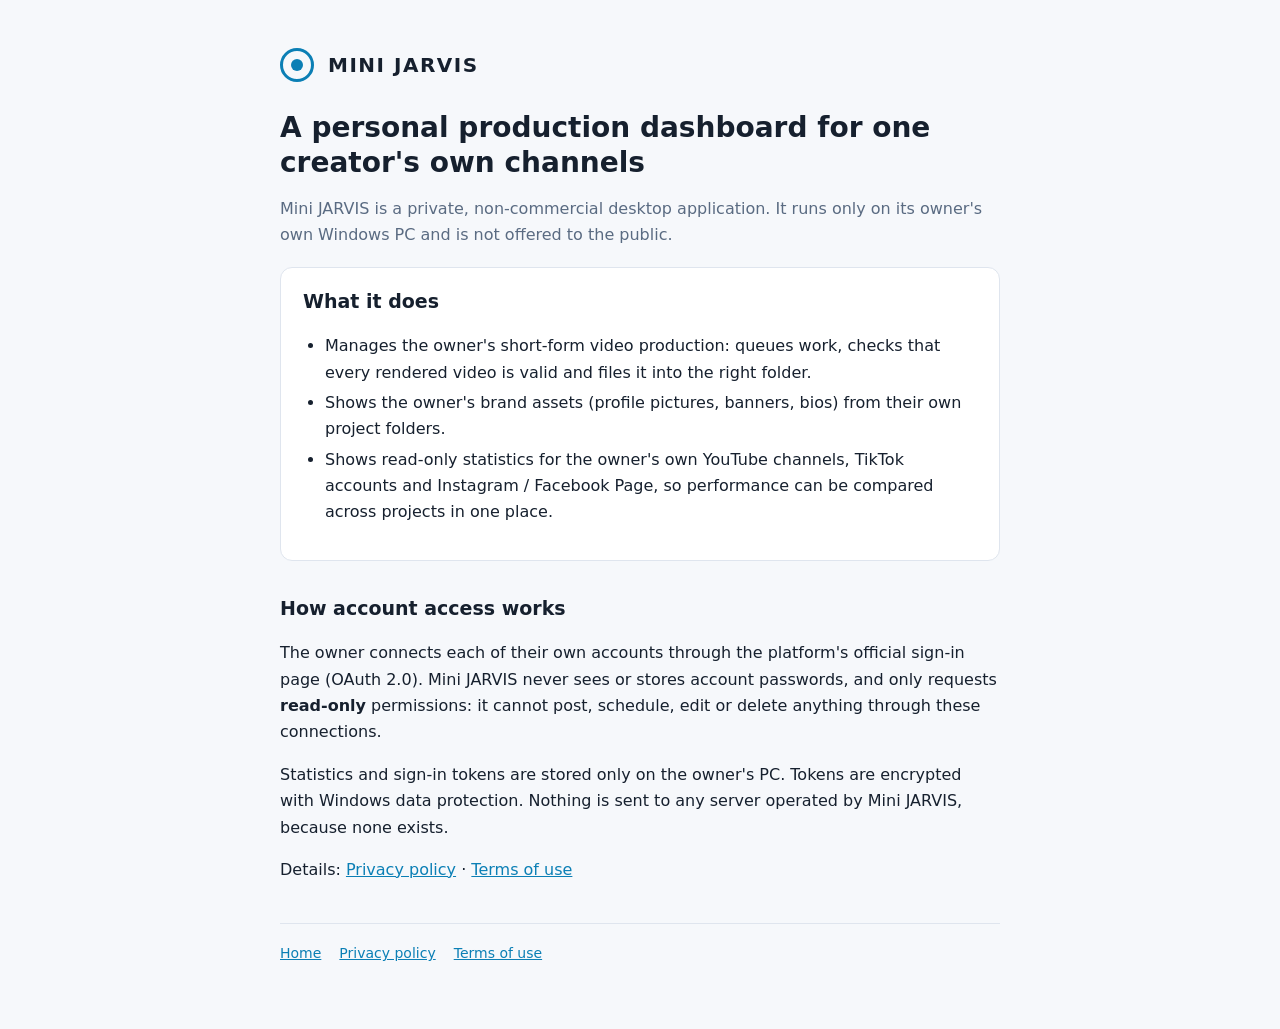
<file: index.html>
<!doctype html>
<html lang="en">
<head>
<meta charset="utf-8">
<meta name="viewport" content="width=device-width, initial-scale=1">
<title>Mini JARVIS</title>
<meta name="description" content="Mini JARVIS is a personal desktop tool that manages its owner's own short-form video production and reads statistics for their own social media accounts.">
<link rel="stylesheet" href="style.css">
</head>
<body>
<main>
  <header><span class="ring"></span><b>MINI JARVIS</b></header>

  <h1>A personal production dashboard for one creator's own channels</h1>
  <p class="muted">Mini JARVIS is a private, non-commercial desktop application. It runs only on its owner's own Windows PC
    and is not offered to the public.</p>

  <div class="card">
    <h2 style="margin-top:0">What it does</h2>
    <ul>
      <li>Manages the owner's short-form video production: queues work, checks that every rendered video is valid and
        files it into the right folder.</li>
      <li>Shows the owner's brand assets (profile pictures, banners, bios) from their own project folders.</li>
      <li>Shows read-only statistics for the owner's own YouTube channels, TikTok accounts and Instagram / Facebook
        Page, so performance can be compared across projects in one place.</li>
    </ul>
  </div>

  <h2>How account access works</h2>
  <p>The owner connects each of their own accounts through the platform's official sign-in page (OAuth 2.0). Mini JARVIS
    never sees or stores account passwords, and only requests <b>read-only</b> permissions: it cannot post, schedule,
    edit or delete anything through these connections.</p>
  <p>Statistics and sign-in tokens are stored only on the owner's PC. Tokens are encrypted with Windows data protection.
    Nothing is sent to any server operated by Mini JARVIS, because none exists.</p>
  <p>Details: <a href="privacy.html">Privacy policy</a> · <a href="terms.html">Terms of use</a></p>

  <nav>
    <a href="index.html">Home</a>
    <a href="privacy.html">Privacy policy</a>
    <a href="terms.html">Terms of use</a>
  </nav>
</main>
</body>
</html>
</file>
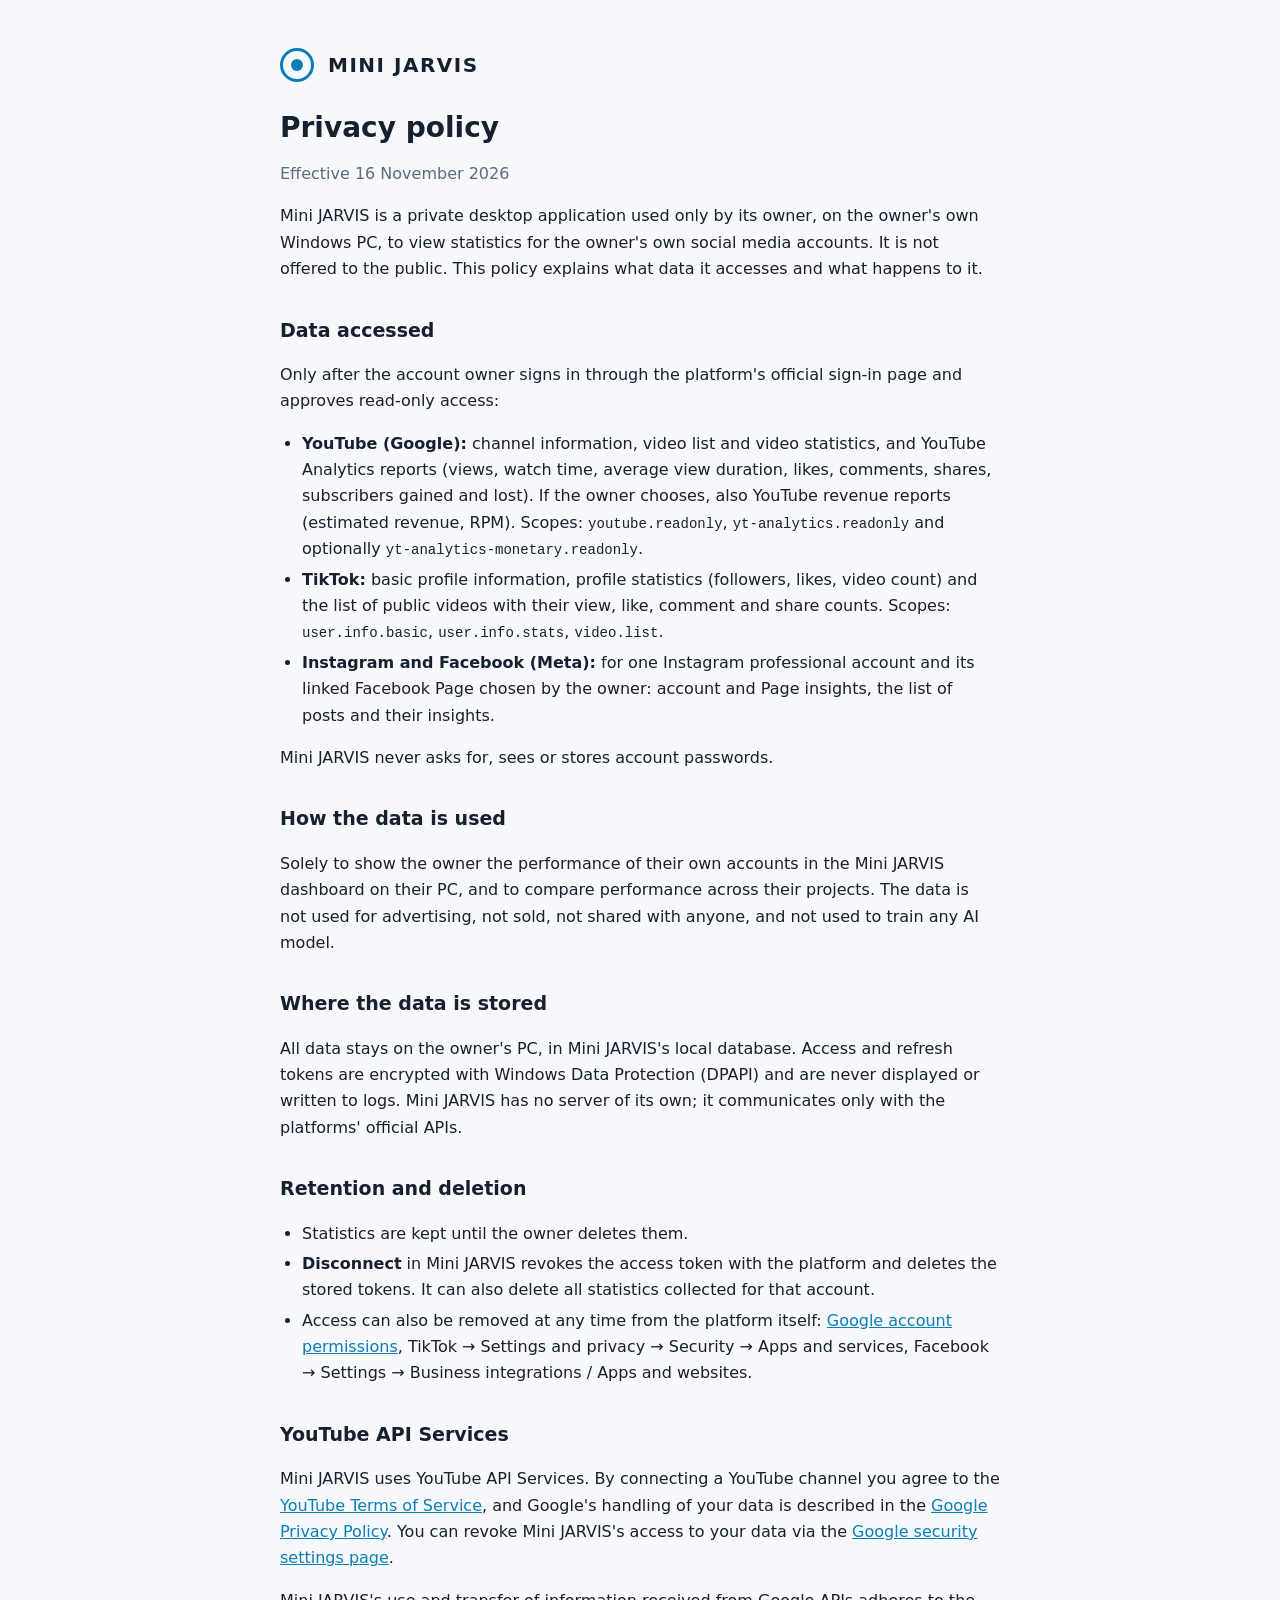
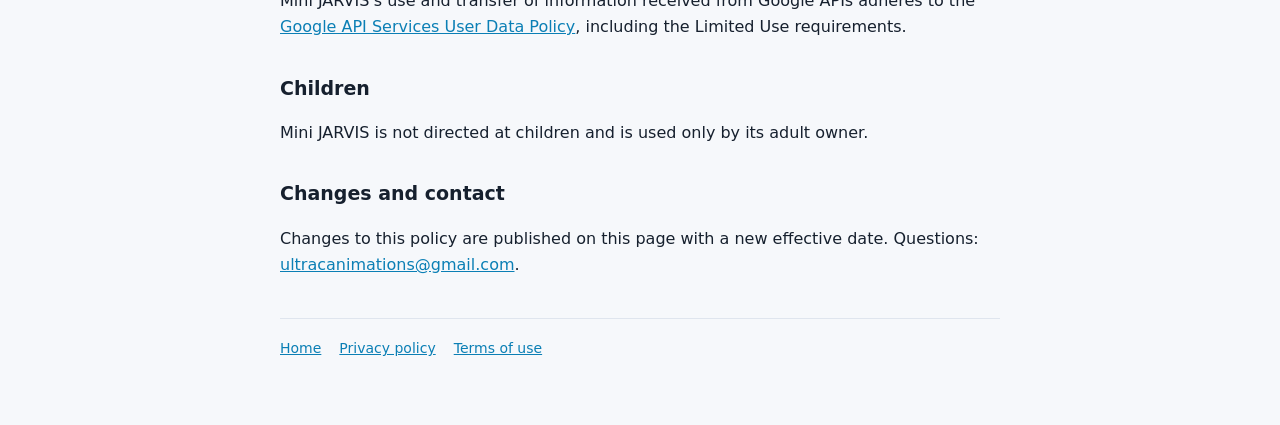
<file: privacy.html>
<!doctype html>
<html lang="en">
<head>
<meta charset="utf-8">
<meta name="viewport" content="width=device-width, initial-scale=1">
<title>Privacy Policy · Mini JARVIS</title>
<link rel="stylesheet" href="style.css">
</head>
<body>
<main>
  <header><span class="ring"></span><b>MINI JARVIS</b></header>

  <h1>Privacy policy</h1>
  <p class="muted">Effective 16 November 2026</p>

  <p>Mini JARVIS is a private desktop application used only by its owner, on the owner's own Windows PC, to view
    statistics for the owner's own social media accounts. It is not offered to the public. This policy explains what
    data it accesses and what happens to it.</p>

  <h2>Data accessed</h2>
  <p>Only after the account owner signs in through the platform's official sign-in page and approves read-only access:</p>
  <ul>
    <li><b>YouTube (Google):</b> channel information, video list and video statistics, and YouTube Analytics reports
      (views, watch time, average view duration, likes, comments, shares, subscribers gained and lost). If the owner
      chooses, also YouTube revenue reports (estimated revenue, RPM). Scopes: <code>youtube.readonly</code>,
      <code>yt-analytics.readonly</code> and optionally <code>yt-analytics-monetary.readonly</code>.</li>
    <li><b>TikTok:</b> basic profile information, profile statistics (followers, likes, video count) and the list of
      public videos with their view, like, comment and share counts. Scopes: <code>user.info.basic</code>,
      <code>user.info.stats</code>, <code>video.list</code>.</li>
    <li><b>Instagram and Facebook (Meta):</b> for one Instagram professional account and its linked Facebook Page
      chosen by the owner: account and Page insights, the list of posts and their insights.</li>
  </ul>
  <p>Mini JARVIS never asks for, sees or stores account passwords.</p>

  <h2>How the data is used</h2>
  <p>Solely to show the owner the performance of their own accounts in the Mini JARVIS dashboard on their PC, and to
    compare performance across their projects. The data is not used for advertising, not sold, not shared with anyone,
    and not used to train any AI model.</p>

  <h2>Where the data is stored</h2>
  <p>All data stays on the owner's PC, in Mini JARVIS's local database. Access and refresh tokens are encrypted with
    Windows Data Protection (DPAPI) and are never displayed or written to logs. Mini JARVIS has no server of its own; it
    communicates only with the platforms' official APIs.</p>

  <h2>Retention and deletion</h2>
  <ul>
    <li>Statistics are kept until the owner deletes them.</li>
    <li><b>Disconnect</b> in Mini JARVIS revokes the access token with the platform and deletes the stored tokens. It can
      also delete all statistics collected for that account.</li>
    <li>Access can also be removed at any time from the platform itself:
      <a href="https://myaccount.google.com/permissions">Google account permissions</a>,
      TikTok → Settings and privacy → Security → Apps and services,
      Facebook → Settings → Business integrations / Apps and websites.</li>
  </ul>

  <h2>YouTube API Services</h2>
  <p>Mini JARVIS uses YouTube API Services. By connecting a YouTube channel you agree to the
    <a href="https://www.youtube.com/t/terms">YouTube Terms of Service</a>, and Google's handling of your data is
    described in the <a href="https://policies.google.com/privacy">Google Privacy Policy</a>. You can revoke Mini JARVIS's
    access to your data via the <a href="https://security.google.com/settings/security/permissions">Google security
    settings page</a>.</p>
  <p>Mini JARVIS's use and transfer of information received from Google APIs adheres to the
    <a href="https://developers.google.com/terms/api-services-user-data-policy">Google API Services User Data Policy</a>,
    including the Limited Use requirements.</p>

  <h2>Children</h2>
  <p>Mini JARVIS is not directed at children and is used only by its adult owner.</p>

  <h2>Changes and contact</h2>
  <p>Changes to this policy are published on this page with a new effective date. Questions:
    <a href="mailto:ultracanimations@gmail.com">ultracanimations@gmail.com</a>.</p>

  <nav>
    <a href="index.html">Home</a>
    <a href="privacy.html">Privacy policy</a>
    <a href="terms.html">Terms of use</a>
  </nav>
</main>
</body>
</html>
</file>
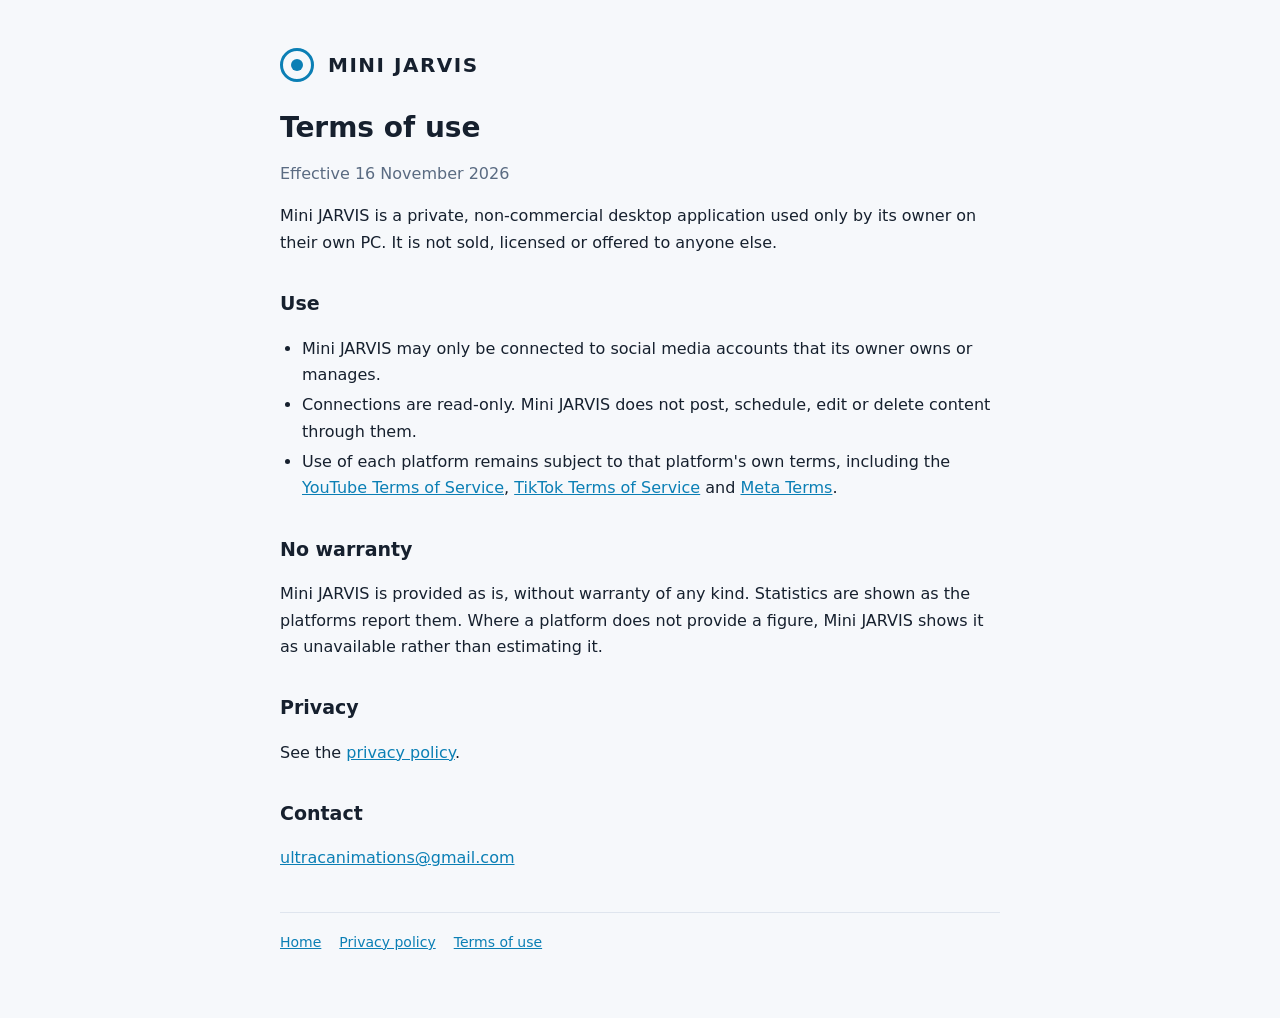
<file: terms.html>
<!doctype html>
<html lang="en">
<head>
<meta charset="utf-8">
<meta name="viewport" content="width=device-width, initial-scale=1">
<title>Terms of Use · Mini JARVIS</title>
<link rel="stylesheet" href="style.css">
</head>
<body>
<main>
  <header><span class="ring"></span><b>MINI JARVIS</b></header>

  <h1>Terms of use</h1>
  <p class="muted">Effective 16 November 2026</p>

  <p>Mini JARVIS is a private, non-commercial desktop application used only by its owner on their own PC. It is not
    sold, licensed or offered to anyone else.</p>

  <h2>Use</h2>
  <ul>
    <li>Mini JARVIS may only be connected to social media accounts that its owner owns or manages.</li>
    <li>Connections are read-only. Mini JARVIS does not post, schedule, edit or delete content through them.</li>
    <li>Use of each platform remains subject to that platform's own terms, including the
      <a href="https://www.youtube.com/t/terms">YouTube Terms of Service</a>,
      <a href="https://www.tiktok.com/legal/terms-of-service">TikTok Terms of Service</a> and
      <a href="https://www.facebook.com/terms.php">Meta Terms</a>.</li>
  </ul>

  <h2>No warranty</h2>
  <p>Mini JARVIS is provided as is, without warranty of any kind. Statistics are shown as the platforms report them.
    Where a platform does not provide a figure, Mini JARVIS shows it as unavailable rather than estimating it.</p>

  <h2>Privacy</h2>
  <p>See the <a href="privacy.html">privacy policy</a>.</p>

  <h2>Contact</h2>
  <p><a href="mailto:ultracanimations@gmail.com">ultracanimations@gmail.com</a></p>

  <nav>
    <a href="index.html">Home</a>
    <a href="privacy.html">Privacy policy</a>
    <a href="terms.html">Terms of use</a>
  </nav>
</main>
</body>
</html>
</file>
<file: style.css>
:root {
  --bg: #f6f8fb; --panel: #ffffff; --text: #16202e; --muted: #5a6b82; --line: #dfe5ee; --accent: #0b7fb5;
}
@media (prefers-color-scheme: dark) {
  :root { --bg: #070b12; --panel: #0d1420; --text: #d9e5f5; --muted: #8b9cb4; --line: #1c2a40; --accent: #36c8ff; }
}
* { box-sizing: border-box; }
body { margin: 0; background: var(--bg); color: var(--text); font: 16px/1.65 "Segoe UI", system-ui, -apple-system, sans-serif; }
main { max-width: 760px; margin: 0 auto; padding: 48px 20px 64px; }
header { display: flex; align-items: center; gap: 14px; margin-bottom: 28px; }
.ring { width: 34px; height: 34px; border-radius: 50%; border: 3px solid var(--accent); position: relative; flex: none; }
.ring::after { content: ""; position: absolute; inset: 8px; border-radius: 50%; background: var(--accent); }
header b { font-size: 20px; letter-spacing: 1.5px; }
h1 { font-size: 28px; line-height: 1.25; margin: 0 0 8px; }
h2 { font-size: 19px; margin: 32px 0 8px; }
p, li { color: var(--text); }
.muted { color: var(--muted); }
.card { background: var(--panel); border: 1px solid var(--line); border-radius: 12px; padding: 18px 22px; margin: 18px 0; }
a { color: var(--accent); }
ul { padding-left: 22px; } li { margin: 4px 0; }
code { font-family: Consolas, "Cascadia Mono", monospace; font-size: 14px; }
nav { display: flex; gap: 18px; flex-wrap: wrap; margin-top: 40px; padding-top: 18px; border-top: 1px solid var(--line); font-size: 14px; }
</file>
